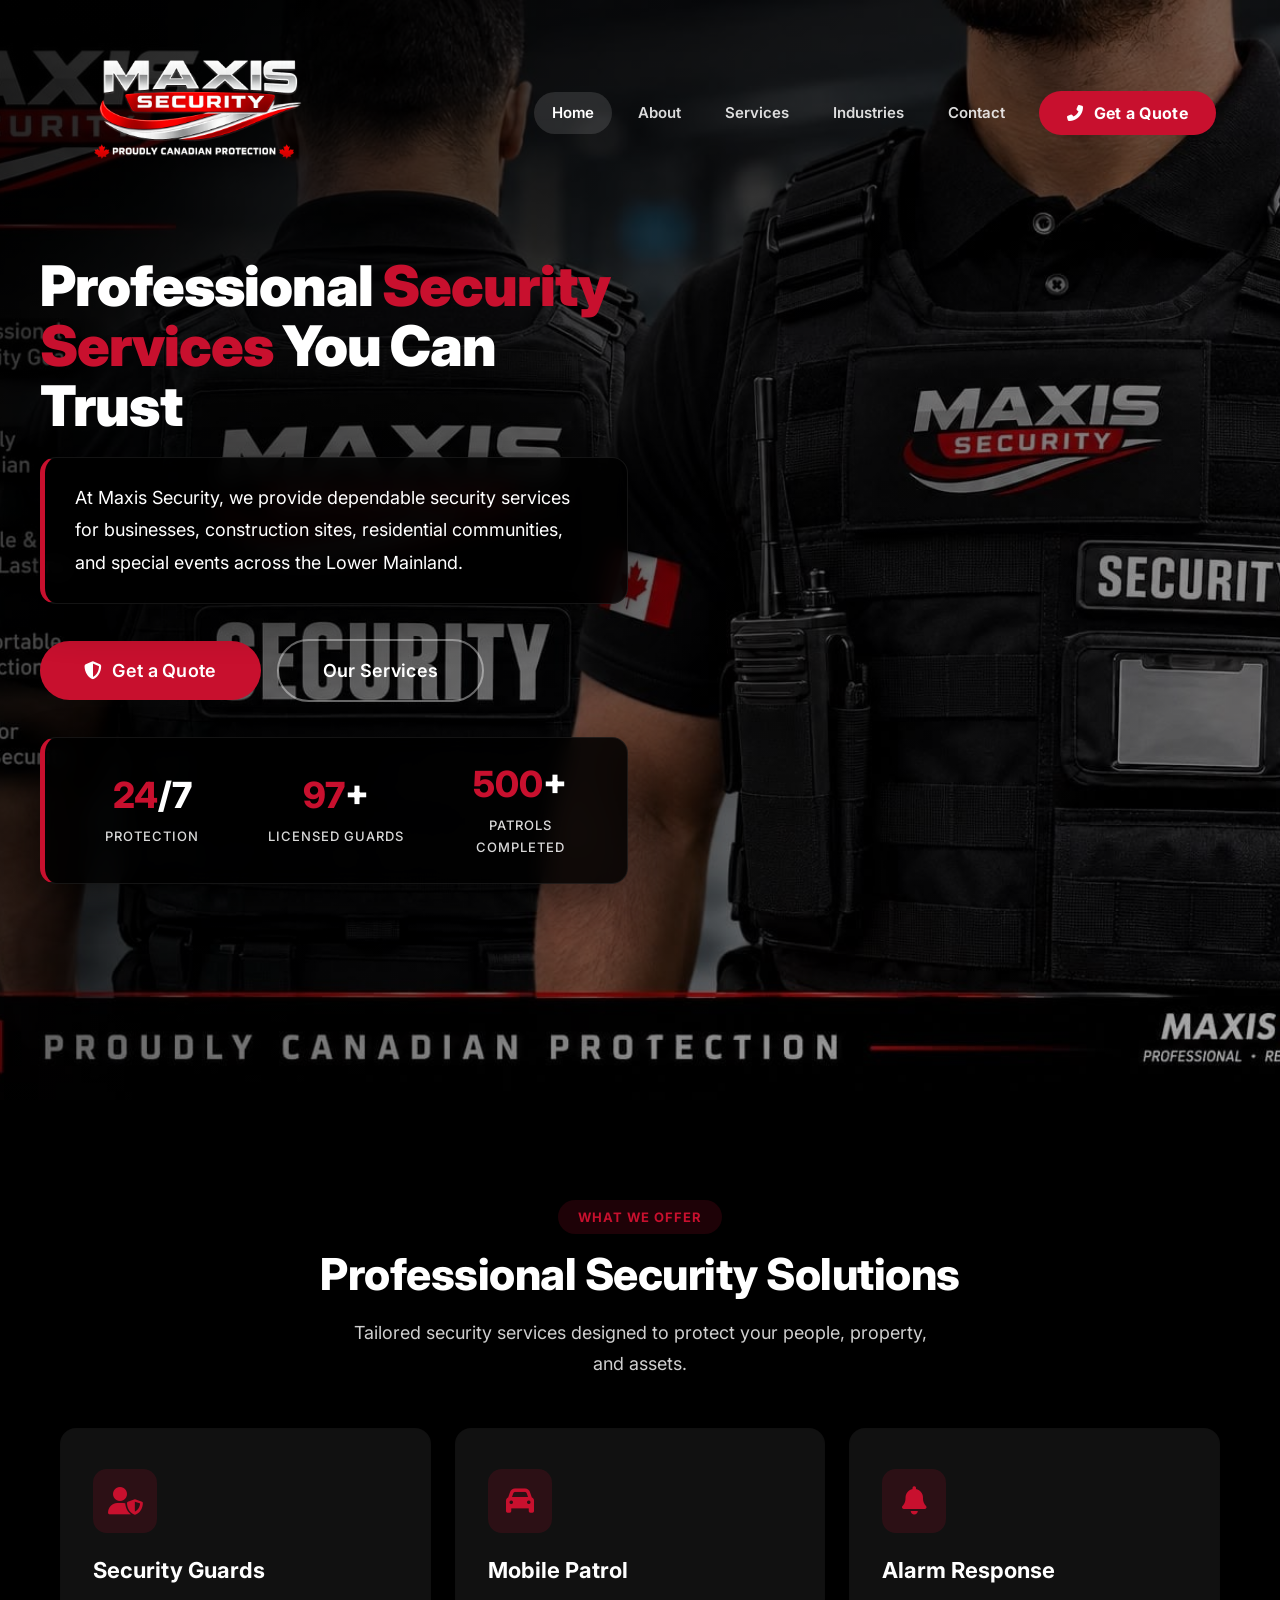
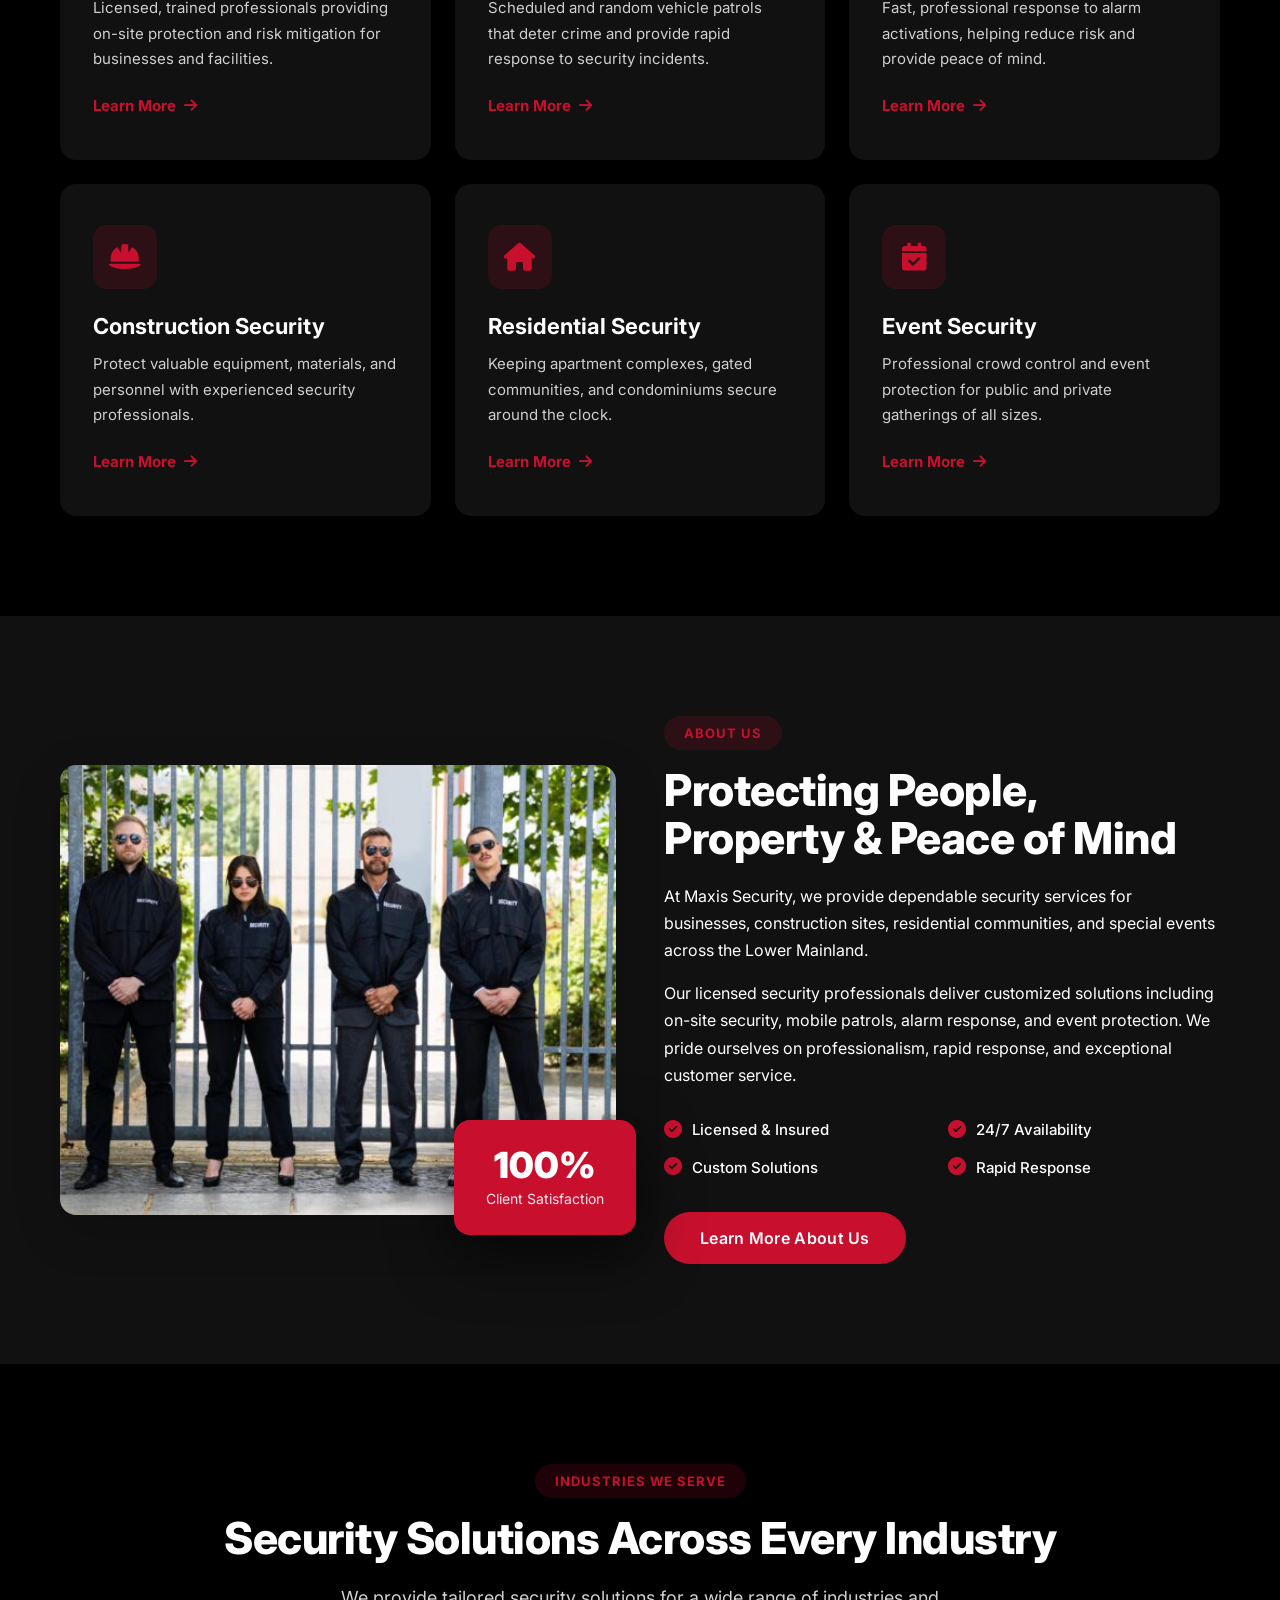
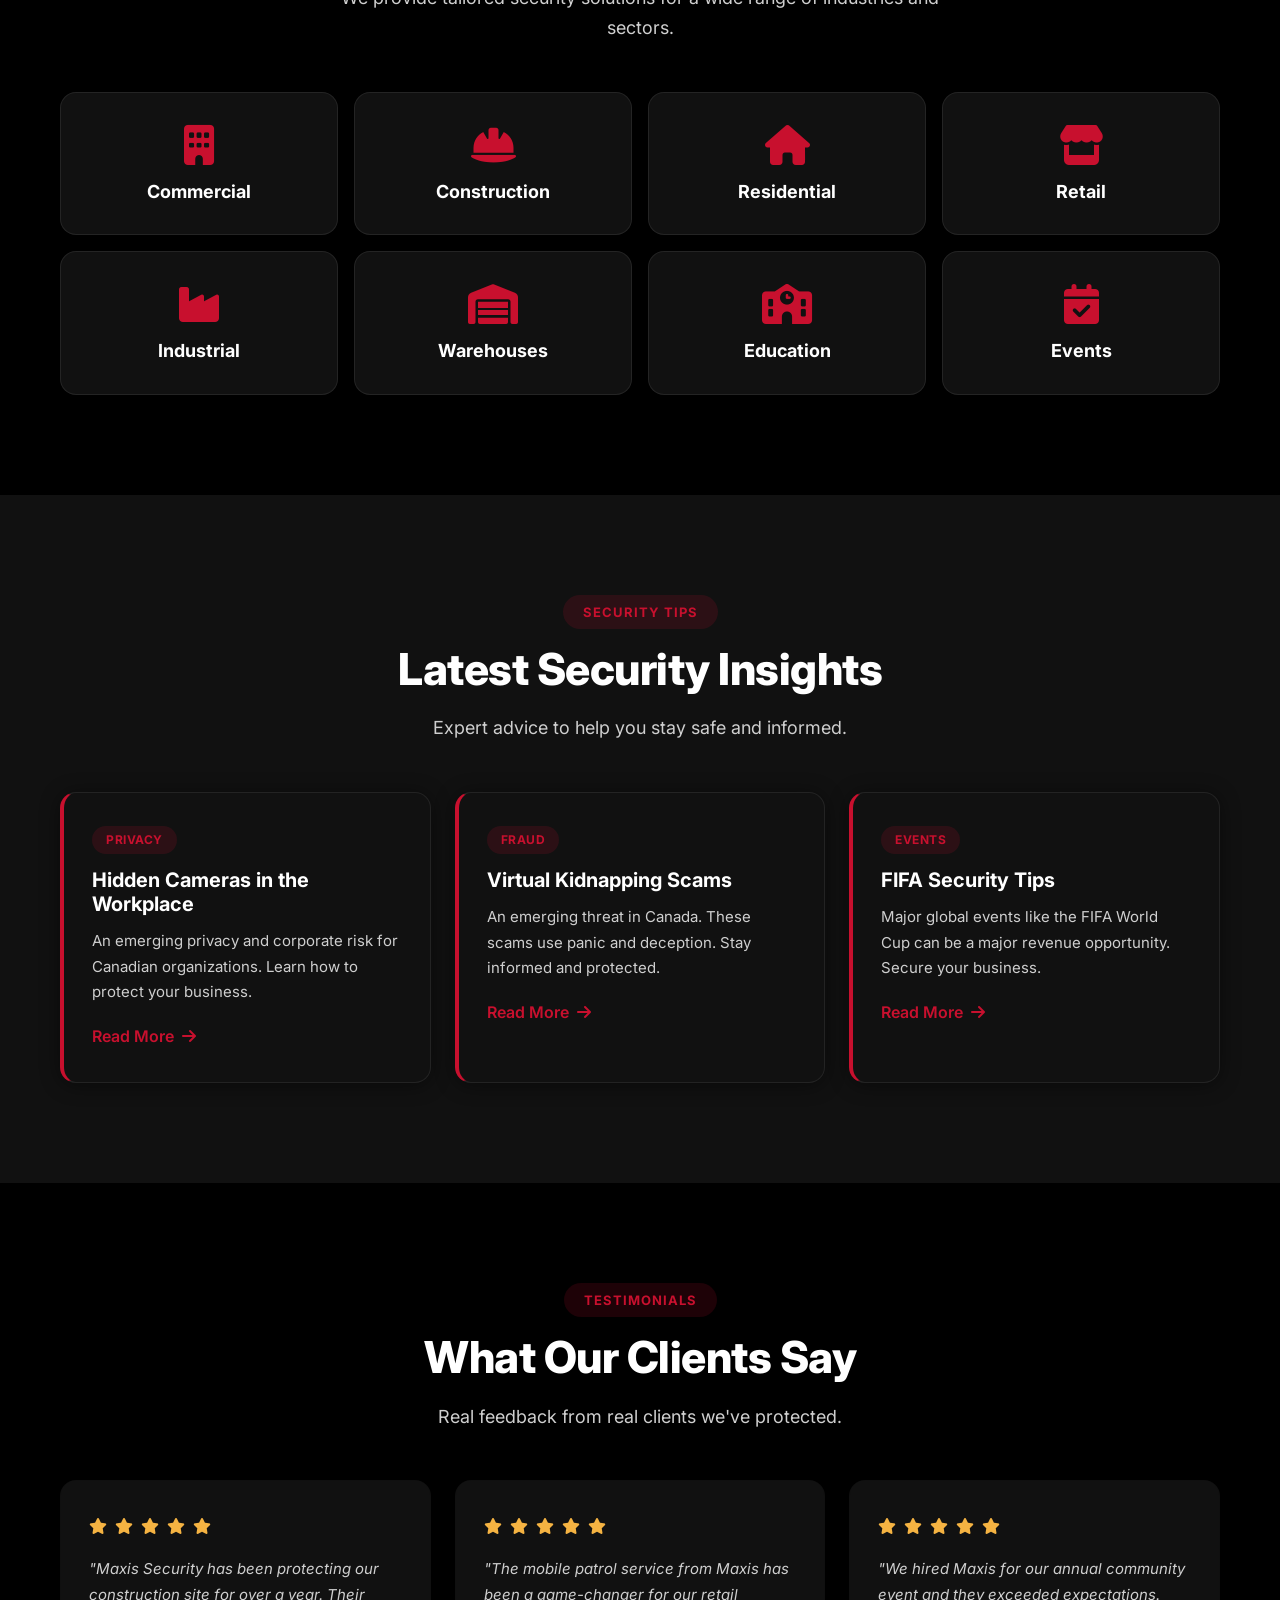
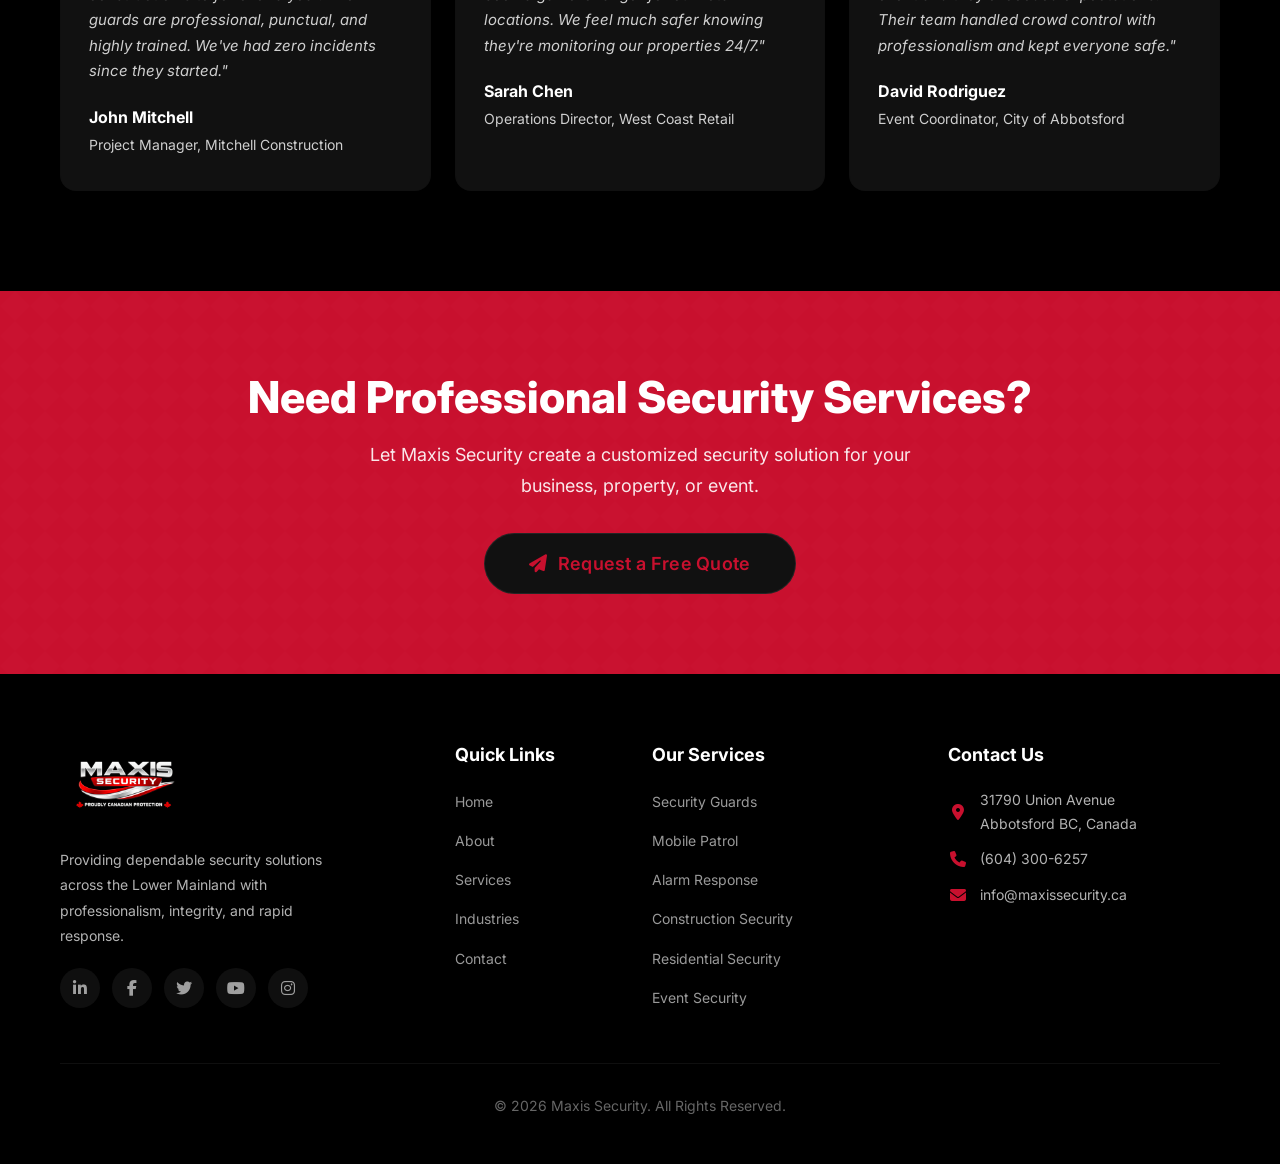
<file: index.html>
<!DOCTYPE html>
<html lang="en">

<head>
    <meta charset="UTF-8" />
    <meta name="viewport" content="width=device-width, initial-scale=1.0" />
    <title>Maxis Security | Professional Security Services</title>

    <!-- Bootstrap 5 -->
    <link href="https://cdn.jsdelivr.net/npm/bootstrap@5.3.0-alpha1/dist/css/bootstrap.min.css" rel="stylesheet" />
    <!-- Font Awesome 6 -->
    <link rel="stylesheet" href="https://cdnjs.cloudflare.com/ajax/libs/font-awesome/6.4.0/css/all.min.css" />
    <!-- Google Fonts -->
    <link href="https://fonts.googleapis.com/css2?family=Inter:wght@300;400;500;600;700;800;900&display=swap" rel="stylesheet" />
    <!-- Custom CSS -->
    <link rel="stylesheet" href="style.css" />
</head>

<body>

    <!-- ============================================================
    NAVIGATION
    ============================================================ -->
    <nav class="navbar navbar-expand-lg navbar-dark fixed-top" id="mainNav">
        <div class="container">
            <a class="navbar-brand" href="index.html">
                <img src="./Images/psss.png" alt="Maxis Security Logo" style="height: 180px; width: auto;" />
            </a>
            <button class="navbar-toggler" type="button" data-bs-toggle="collapse" data-bs-target="#navbarNav">
                <span class="navbar-toggler-icon"></span>
            </button>
            <div class="collapse navbar-collapse" id="navbarNav">
                <ul class="navbar-nav ms-auto align-items-lg-center">
                    <li class="nav-item"><a class="nav-link active" href="index.html">Home</a></li>
                    <li class="nav-item"><a class="nav-link" href="about.html">About</a></li>
                    <li class="nav-item"><a class="nav-link" href="services.html">Services</a></li>
                    <li class="nav-item"><a class="nav-link" href="industries.html">Industries</a></li>
                    <li class="nav-item"><a class="nav-link" href="contact.html">Contact</a></li>
                    <li class="nav-item">
                        <a class="btn btn-cta-nav" href="contact.html">
                            <i class="fas fa-phone-alt"></i> Get a Quote
                        </a>
                    </li>
                </ul>
            </div>
        </div>
    </nav>

    <!-- ============================================================
    HERO SECTION
    ============================================================ -->
    <!-- ============================================================
HERO SECTION - FULL BACKGROUND IMAGE
============================================================ -->
    <header class="hero" id="home">
        <!-- Background image that covers the entire hero -->
        <div class="hero-bg" style="background: url('./Images/mxh.jpg') center center / cover no-repeat;"></div>
        <div class="hero-overlay"></div>
        <div class="container hero-content">
            <div class="row align-items-center min-vh-100">
                <div class="col-lg-6 hero-text">
                    <!-- <div class="hero-badge">
                        <span class="dot"></span> Proudly Serving the Lower Mainland
                    </div> -->
                    <h1>Professional <span class="highlight">Security Services</span> You Can Trust</h1>
                    <div class="hero-description-card">
                        <p class="hero-description">
                            At Maxis Security, we provide dependable security services for businesses, construction sites, residential communities, and special events across the Lower Mainland.
                        </p>
                    </div>
                    <div class="hero-buttons">
                        <a href="contact.html" class="btn btn-primary btn-lg">
                            <i class="fas fa-shield-alt"></i> Get a Quote
                        </a>
                        <a href="services.html" class="btn btn-outline-light btn-lg">
                        Our Services
                    </a>
                    </div>
                    <div class="hero-stats-card">
                        <div class="hero-stats">
                            <div class="stat-item">
                                <h3><span class="stat-number" data-count="24">0</span>/7</h3>
                                <p>Protection</p>
                            </div>

                            <div class="stat-item">
                                <h3><span class="stat-number" data-count="100">0</span>+</h3>
                                <p>Licensed Guards</p>
                            </div>

                            <div class="stat-item">
                                <h3><span class="stat-number" data-count="500">0</span>+</h3>
                                <p>Patrols Completed</p>
                            </div>
                        </div>
                    </div>
                </div>

            </div>
        </div>
        </div>
    </header>
    <!-- ============================================================
    SERVICES OVERVIEW
    ============================================================ -->
    <section class="services-overview section-padding" id="services">
        <div class="container">
            <div class="text-center mb-5">
                <span class="section-badge">What We Offer</span>
                <h2 class="section-title">Professional Security Solutions</h2>
                <p class="section-subtitle mx-auto">
                    Tailored security services designed to protect your people, property, and assets.
                </p>
            </div>
            <div class="row g-4">
                <div class="col-lg-4 col-md-6">
                    <div class="service-card">
                        <div class="service-icon"><i class="fas fa-user-shield"></i></div>
                        <h4>Security Guards</h4>
                        <p>Licensed, trained professionals providing on-site protection and risk mitigation for businesses and facilities.</p>
                        <a href="services.html#guards" class="service-link">Learn More <i class="fas fa-arrow-right"></i></a>
                    </div>
                </div>
                <div class="col-lg-4 col-md-6">
                    <div class="service-card">
                        <div class="service-icon"><i class="fas fa-car"></i></div>
                        <h4>Mobile Patrol</h4>
                        <p>Scheduled and random vehicle patrols that deter crime and provide rapid response to security incidents.</p>
                        <a href="services.html#patrol" class="service-link">Learn More <i class="fas fa-arrow-right"></i></a>
                    </div>
                </div>
                <div class="col-lg-4 col-md-6">
                    <div class="service-card">
                        <div class="service-icon"><i class="fas fa-bell"></i></div>
                        <h4>Alarm Response</h4>
                        <p>Fast, professional response to alarm activations, helping reduce risk and provide peace of mind.</p>
                        <a href="services.html#alarm" class="service-link">Learn More <i class="fas fa-arrow-right"></i></a>
                    </div>
                </div>
                <div class="col-lg-4 col-md-6">
                    <div class="service-card">
                        <div class="service-icon"><i class="fas fa-hard-hat"></i></div>
                        <h4>Construction Security</h4>
                        <p>Protect valuable equipment, materials, and personnel with experienced security professionals.</p>
                        <a href="services.html#construction" class="service-link">Learn More <i class="fas fa-arrow-right"></i></a>
                    </div>
                </div>
                <div class="col-lg-4 col-md-6">
                    <div class="service-card">
                        <div class="service-icon"><i class="fas fa-home"></i></div>
                        <h4>Residential Security</h4>
                        <p>Keeping apartment complexes, gated communities, and condominiums secure around the clock.</p>
                        <a href="services.html#residential" class="service-link">Learn More <i class="fas fa-arrow-right"></i></a>
                    </div>
                </div>
                <div class="col-lg-4 col-md-6">
                    <div class="service-card">
                        <div class="service-icon"><i class="fas fa-calendar-check"></i></div>
                        <h4>Event Security</h4>
                        <p>Professional crowd control and event protection for public and private gatherings of all sizes.</p>
                        <a href="services.html#event" class="service-link">Learn More <i class="fas fa-arrow-right"></i></a>
                    </div>
                </div>
            </div>
        </div>
    </section>

    <!-- ============================================================
    ABOUT PREVIEW
    ============================================================ -->
    <section class="about-preview section-padding bg-light">
        <div class="container">
            <div class="row align-items-center g-5">
                <div class="col-lg-6">
                    <div class="about-image-wrapper">
                        <img src="./Images/pps.jpg" alt="Maxis Security Team" class="img-fluid rounded-4 shadow-lg" />
                        <div class="about-image-badge">
                            <h3>100%</h3>
                            <p>Client Satisfaction</p>
                        </div>
                    </div>
                </div>
                <div class="col-lg-6">
                    <span class="section-badge">About Us</span>
                    <h2 class="section-title">Protecting People, Property & Peace of Mind</h2>
                    <p>
                        At Maxis Security, we provide dependable security services for businesses, construction sites, residential communities, and special events across the Lower Mainland.
                    </p>
                    <p>
                        Our licensed security professionals deliver customized solutions including on-site security, mobile patrols, alarm response, and event protection. We pride ourselves on professionalism, rapid response, and exceptional customer service.
                    </p>
                    <ul class="about-features">
                        <li><i class="fas fa-check-circle"></i> Licensed & Insured</li>
                        <li><i class="fas fa-check-circle"></i> 24/7 Availability</li>
                        <li><i class="fas fa-check-circle"></i> Custom Solutions</li>
                        <li><i class="fas fa-check-circle"></i> Rapid Response</li>
                    </ul>
                    <a href="about.html" class="btn btn-primary">Learn More About Us</a>
                </div>
            </div>
        </div>
    </section>

    <!-- ============================================================
    INDUSTRIES WE SERVE
    ============================================================ -->
    <section class="industries section-padding" id="industries">
        <div class="container">
            <div class="text-center mb-5">
                <span class="section-badge">Industries We Serve</span>
                <h2 class="section-title">Security Solutions Across Every Industry</h2>
                <p class="section-subtitle mx-auto">
                    We provide tailored security solutions for a wide range of industries and sectors.
                </p>
            </div>
            <div class="row g-3">
                <div class="col-lg-3 col-md-4 col-6">
                    <a href="industries.html#commercial" class="industry-item">
                        <i class="fas fa-building"></i>
                        <h5>Commercial</h5>
                    </a>
                </div>
                <div class="col-lg-3 col-md-4 col-6">
                    <a href="industries.html#construction" class="industry-item">
                        <i class="fas fa-hard-hat"></i>
                        <h5>Construction</h5>
                    </a>
                </div>
                <div class="col-lg-3 col-md-4 col-6">
                    <a href="industries.html#residential" class="industry-item">
                        <i class="fas fa-home"></i>
                        <h5>Residential</h5>
                    </a>
                </div>
                <div class="col-lg-3 col-md-4 col-6">
                    <a href="industries.html#retail" class="industry-item">
                        <i class="fas fa-store"></i>
                        <h5>Retail</h5>
                    </a>
                </div>
                <div class="col-lg-3 col-md-4 col-6">
                    <a href="industries.html#industrial" class="industry-item">
                        <i class="fas fa-industry"></i>
                        <h5>Industrial</h5>
                    </a>
                </div>
                <div class="col-lg-3 col-md-4 col-6">
                    <a href="industries.html#warehouse" class="industry-item">
                        <i class="fas fa-warehouse"></i>
                        <h5>Warehouses</h5>
                    </a>
                </div>
                <div class="col-lg-3 col-md-4 col-6">
                    <a href="industries.html#education" class="industry-item">
                        <i class="fas fa-school"></i>
                        <h5>Education</h5>
                    </a>
                </div>
                <div class="col-lg-3 col-md-4 col-6">
                    <a href="industries.html#events" class="industry-item">
                        <i class="fas fa-calendar-check"></i>
                        <h5>Events</h5>
                    </a>
                </div>
            </div>
        </div>
    </section>

    <!-- ============================================================
    SECURITY TIPS / BLOG
    ============================================================ -->
    <section class="blog-preview section-padding bg-light">
        <div class="container">
            <div class="text-center mb-5">
                <span class="section-badge">Security Tips</span>
                <h2 class="section-title">Latest Security Insights</h2>
                <p class="section-subtitle mx-auto">Expert advice to help you stay safe and informed.</p>
            </div>
            <div class="row g-4">
                <div class="col-lg-4 col-md-6">
                    <div class="blog-card">
                        <span class="blog-tag">Privacy</span>
                        <h4>Hidden Cameras in the Workplace</h4>
                        <p>An emerging privacy and corporate risk for Canadian organizations. Learn how to protect your business.</p>
                        <a href="#" class="blog-link">Read More <i class="fas fa-arrow-right"></i></a>
                    </div>
                </div>
                <div class="col-lg-4 col-md-6">
                    <div class="blog-card">
                        <span class="blog-tag">Fraud</span>
                        <h4>Virtual Kidnapping Scams</h4>
                        <p>An emerging threat in Canada. These scams use panic and deception. Stay informed and protected.</p>
                        <a href="#" class="blog-link">Read More <i class="fas fa-arrow-right"></i></a>
                    </div>
                </div>
                <div class="col-lg-4 col-md-6">
                    <div class="blog-card">
                        <span class="blog-tag">Events</span>
                        <h4>FIFA Security Tips</h4>
                        <p>Major global events like the FIFA World Cup can be a major revenue opportunity. Secure your business.</p>
                        <a href="#" class="blog-link">Read More <i class="fas fa-arrow-right"></i></a>
                    </div>
                </div>
            </div>
        </div>
    </section>

    <!-- ============================================================
    TESTIMONIALS
    ============================================================ -->
    <section class="testimonials section-padding">
        <div class="container">
            <div class="text-center mb-5">
                <span class="section-badge">Testimonials</span>
                <h2 class="section-title">What Our Clients Say</h2>
                <p class="section-subtitle mx-auto">Real feedback from real clients we've protected.</p>
            </div>
            <div class="row g-4">
                <div class="col-lg-4 col-md-6">
                    <div class="testimonial-card">
                        <div class="stars">
                            <i class="fas fa-star"></i>
                            <i class="fas fa-star"></i>
                            <i class="fas fa-star"></i>
                            <i class="fas fa-star"></i>
                            <i class="fas fa-star"></i>
                        </div>
                        <p>"Maxis Security has been protecting our construction site for over a year. Their guards are professional, punctual, and highly trained. We've had zero incidents since they started."</p>
                        <div class="testimonial-author">
                            <strong>John Mitchell</strong>
                            <span>Project Manager, Mitchell Construction</span>
                        </div>
                    </div>
                </div>
                <div class="col-lg-4 col-md-6">
                    <div class="testimonial-card">
                        <div class="stars">
                            <i class="fas fa-star"></i>
                            <i class="fas fa-star"></i>
                            <i class="fas fa-star"></i>
                            <i class="fas fa-star"></i>
                            <i class="fas fa-star"></i>
                        </div>
                        <p>"The mobile patrol service from Maxis has been a game-changer for our retail locations. We feel much safer knowing they're monitoring our properties 24/7."</p>
                        <div class="testimonial-author">
                            <strong>Sarah Chen</strong>
                            <span>Operations Director, West Coast Retail</span>
                        </div>
                    </div>
                </div>
                <div class="col-lg-4 col-md-6">
                    <div class="testimonial-card">
                        <div class="stars">
                            <i class="fas fa-star"></i>
                            <i class="fas fa-star"></i>
                            <i class="fas fa-star"></i>
                            <i class="fas fa-star"></i>
                            <i class="fas fa-star"></i>
                        </div>
                        <p>"We hired Maxis for our annual community event and they exceeded expectations. Their team handled crowd control with professionalism and kept everyone safe."</p>
                        <div class="testimonial-author">
                            <strong>David Rodriguez</strong>
                            <span>Event Coordinator, City of Abbotsford</span>
                        </div>
                    </div>
                </div>
            </div>
        </div>
    </section>

    <!-- ============================================================
    CTA SECTION
    ============================================================ -->
    <section class="cta-section">
        <div class="container">
            <div class="cta-content text-center">
                <h2>Need Professional Security Services?</h2>
                <p>Let Maxis Security create a customized security solution for your business, property, or event.</p>
                <a href="contact.html" class="btn btn-light btn-lg">
                    <i class="fas fa-paper-plane"></i> Request a Free Quote
                </a>
            </div>
        </div>
    </section>

    <!-- ============================================================
    FOOTER
    ============================================================ -->
    <footer>
        <div class="container">
            <div class="row g-4">
                <div class="col-lg-4 col-md-6">
                    <div class="brand">
                        <img src="Images/psss.png" alt="Maxis Security Logo" style="height: 85px; width: auto;" />
                        <p>Providing dependable security solutions across the Lower Mainland with professionalism, integrity, and rapid response.</p>
                        <div class="social-links">
                            <a href="#"><i class="fab fa-linkedin-in"></i></a>
                            <a href="#"><i class="fab fa-facebook-f"></i></a>
                            <a href="#"><i class="fab fa-twitter"></i></a>
                            <a href="#"><i class="fab fa-youtube"></i></a>
                            <a href="#"><i class="fab fa-instagram"></i></a>

                        </div>
                    </div>
                </div>
                <div class="col-lg-2 col-md-6">
                    <h5>Quick Links</h5>
                    <ul>
                        <li><a href="index.html">Home</a></li>
                        <li><a href="about.html">About</a></li>
                        <li><a href="services.html">Services</a></li>
                        <li><a href="industries.html">Industries</a></li>
                        <li><a href="contact.html">Contact</a></li>
                    </ul>
                </div>
                <div class="col-lg-3 col-md-6">
                    <h5>Our Services</h5>
                    <ul>
                        <li><a href="services.html#guards">Security Guards</a></li>
                        <li><a href="services.html#patrol">Mobile Patrol</a></li>
                        <li><a href="services.html#alarm">Alarm Response</a></li>
                        <li><a href="services.html#construction">Construction Security</a></li>
                        <li><a href="services.html#residential">Residential Security</a></li>
                        <li><a href="services.html#event">Event Security</a></li>
                    </ul>
                </div>
                <div class="col-lg-3 col-md-6">
                    <h5>Contact Us</h5>
                    <div class="contact-info">
                        <p><i class="fas fa-location-dot"></i> 31790 Union Avenue<br /> Abbotsford BC, Canada</p>
                        <p><i class="fas fa-phone"></i> (604) 300-6257</p>
                        <p><i class="fas fa-envelope"></i> info@maxissecurity.ca</p>
                    </div>
                </div>
            </div>
            <div class="footer-bottom text-center">
                <p>&copy; 2026 Maxis Security. All Rights Reserved.</p>
            </div>
        </div>
    </footer>

    <!-- Back to Top Button -->
    <button class="back-to-top" id="backToTop"><i class="fas fa-arrow-up"></i></button>

    <!-- Bootstrap JS -->
    <script src="https://cdn.jsdelivr.net/npm/bootstrap@5.3.0-alpha1/dist/js/bootstrap.bundle.min.js">
    </script>
    <!-- Custom JS -->
    <script src="script.js"></script>
</body>

</html>
</file>
<file: style.css>
/* ============================================================
   MAXIS SECURITY - COMPLETE STYLESHEET
   Inspired by Paladin Security's professional design
   ============================================================ */


/* ---------- ROOT VARIABLES ---------- */

:root {
    --primary: #c8102e;
    --primary-dark: #a00c23;
    --primary-light: rgba(200, 16, 46, .15);
    --secondary: #111111;
    --dark: #000000;
    --light-bg: #111111;
    --white: #ffffff;
    --text-dark: #ffffff;
    --text-muted: #c7c7c7;
    --text-light: #9d9d9d;
    --shadow-sm: 0 2px 20px rgba(0, 0, 0, .45);
    --shadow-md: 0 10px 40px rgba(0, 0, 0, .55);
    --shadow-lg: 0 20px 60px rgba(0, 0, 0, .65);
    --transition: all .3s cubic-bezier(.25, .46, .45, .94);
    --radius: 16px;
    --font: 'Inter', sans-serif;
}


/* ---------- RESET & BASE ---------- */

* {
    margin: 0;
    padding: 0;
    box-sizing: border-box;
}

html {
    scroll-behavior: smooth;
}

body {
    font-family: var(--font);
    color: var(--text-dark);
    background: #000;
    overflow-x: hidden;
    line-height: 1.7;
    -webkit-font-smoothing: antialiased;
}

img {
    max-width: 100%;
    display: block;
}

a {
    text-decoration: none;
    transition: var(--transition);
}

ul {
    list-style: none;
    padding: 0;
    margin: 0;
}

.container {
    max-width: 1200px;
    padding: 0 20px;
}

.section-padding {
    padding: 100px 0;
}

h1,
h2,
h3,
h4,
h5,
h6 {
    color: var(--text-dark);
    font-weight: 800;
    line-height: 1.2;
}


/* ---------- BUTTONS ---------- */

.btn {
    border-radius: 50px;
    padding: 14px 36px;
    font-weight: 600;
    font-size: 16px;
    transition: var(--transition);
    letter-spacing: 0.3px;
    border: none;
    display: inline-flex;
    align-items: center;
    gap: 10px;
}

.btn-primary {
    background: var(--primary);
    color: var(--white);
}

.btn-primary:hover {
    background: var(--primary-dark);
    color: var(--white);
    transform: translateY(-3px);
    box-shadow: 0 12px 30px rgba(200, 16, 46, 0.35);
}

.btn-outline-light {
    border: 2px solid rgba(255, 255, 255, 0.4);
    color: var(--white);
    background: transparent;
}

.btn-outline-light:hover {
    background: #111;
    border: 1px solid rgba(255, 255, 255, .08);
    color: var(--text-dark);
    border-color: var(--white);
    transform: translateY(-3px);
}

.btn-lg {
    padding: 16px 44px;
    font-size: 18px;
}

.btn-light {
    background: #111;
    border: 1px solid rgba(255, 255, 255, .08);
    color: var(--primary);
}

.btn-light:hover {
    background: var(--secondary);
    color: var(--white);
    transform: translateY(-3px);
    box-shadow: 0 12px 30px rgba(0, 0, 0, 0.2);
}

.btn-danger {
    background: var(--primary);
    color: var(--white);
}

.btn-danger:hover {
    background: var(--primary-dark);
    color: var(--white);
    transform: translateY(-3px);
}


/* ---------- SECTION TITLES ---------- */

.section-badge {
    display: inline-block;
    background: var(--primary-light);
    color: var(--primary);
    padding: 6px 20px;
    border-radius: 50px;
    font-size: 13px;
    font-weight: 700;
    letter-spacing: 1px;
    text-transform: uppercase;
    margin-bottom: 16px;
}

.section-title {
    font-size: 44px;
    font-weight: 800;
    margin-bottom: 12px;
    letter-spacing: -0.5px;
}

.section-subtitle {
    color: #cfcfcf;
    font-size: 18px;
    max-width: 600px;
}

.bg-light {
    background: #111 !important;
}


/* ---------- NAVIGATION ---------- */

.navbar {
    padding: 18px 0;
    background: transparent;
    transition: var(--transition);
}

.navbar.scrolled {
    background: rgba(0, 0, 0, 0.92);
    backdrop-filter: blur(12px);
    -webkit-backdrop-filter: blur(12px);
    padding: 10px 0;
    box-shadow: 0 2px 30px rgba(0, 0, 0, 0.15);
}

.navbar-brand img {
    height: 60px;
    transition: var(--transition);
}

.navbar.scrolled .navbar-brand img {
    height: 50px;
}

.navbar-nav .nav-item {
    margin: 0 4px;
}

.navbar-nav .nav-link {
    color: rgba(255, 255, 255, 0.85) !important;
    font-weight: 600;
    font-size: 15px;
    padding: 8px 18px !important;
    border-radius: 50px;
    transition: var(--transition);
}

.navbar-nav .nav-link:hover {
    color: var(--white) !important;
    background: rgba(255, 255, 255, 0.08);
}

.navbar-nav .nav-link.active {
    color: var(--white) !important;
    background: rgba(255, 255, 255, 0.12);
}

.navbar-nav .btn-cta-nav {
    background: var(--primary);
    color: var(--white) !important;
    padding: 10px 28px !important;
    border-radius: 50px;
    font-weight: 700;
    margin-left: 8px;
}

.navbar-nav .btn-cta-nav:hover {
    background: var(--primary-dark);
    transform: translateY(-2px);
    box-shadow: 0 8px 25px rgba(200, 16, 46, 0.35);
}

.navbar-toggler {
    border: none;
    padding: 8px 12px;
    background: rgba(255, 255, 255, 0.1);
    border-radius: 8px;
}

.navbar-toggler:focus {
    box-shadow: none;
}

.navbar-toggler-icon {
    filter: brightness(0) invert(1);
}


/* Mobile Nav */

@media (max-width: 991px) {
    .navbar {
        background: rgba(0, 0, 0, 0.95);
        padding: 12px 0;
    }
    .navbar-collapse {
        padding: 20px 0 10px;
    }
    .navbar-nav .nav-item {
        margin: 4px 0;
    }
    .navbar-nav .nav-link {
        padding: 10px 20px !important;
        border-radius: 12px;
    }
    .navbar-nav .btn-cta-nav {
        margin-left: 0;
        text-align: center;
        margin-top: 8px;
        width: 100%;
        justify-content: center;
    }
}


/* ---------- HERO ---------- */

.hero {
    position: relative;
    min-height: 100vh;
    display: flex;
    align-items: center;
    background: var(--dark);
    overflow: hidden;
}

.hero-bg {
    position: absolute;
    inset: 0;
    background: url('images/hero-bg.jpg') center center / cover no-repeat;
    z-index: 0;
}

.hero-overlay {
    position: absolute;
    inset: 0;
    background: linear-gradient(135deg, rgba(0, 0, 0, 0.88) 0%, rgba(0, 0, 0, 0.5) 60%, rgba(0, 0, 0, 0.3) 100%);
    z-index: 1;
}

.hero-content {
    position: relative;
    z-index: 2;
    padding: 120px 0 80px;
}

.hero-badge {
    display: inline-flex;
    align-items: center;
    gap: 10px;
    background: rgba(200, 16, 46, 0.2);
    backdrop-filter: blur(10px);
    border: 1px solid rgba(200, 16, 46, 0.3);
    padding: 8px 24px;
    border-radius: 50px;
    color: var(--white);
    font-size: 14px;
    font-weight: 600;
    letter-spacing: 0.5px;
    margin-bottom: 28px;
}

.hero-badge .dot {
    width: 8px;
    height: 8px;
    background: var(--primary);
    border-radius: 50%;
    animation: pulse-dot 2s infinite;
}

@keyframes pulse-dot {
    0%,
    100% {
        opacity: 1;
        transform: scale(1);
    }
    50% {
        opacity: 0.5;
        transform: scale(0.8);
    }
}

.hero h1 {
    font-size: 68px;
    font-weight: 900;
    color: var(--white);
    line-height: 1.08;
    margin-bottom: 24px;
    letter-spacing: -2px;
}

.hero h1 .highlight {
    color: var(--primary);
}

.hero-description {
    font-size: 19px;
    color: rgba(255, 255, 255, 0.8);
    max-width: 560px;
    margin-bottom: 40px;
    line-height: 1.8;
}

.hero-buttons {
    display: flex;
    flex-wrap: wrap;
    gap: 16px;
    align-items: center;
}

.hero-stats {
    display: flex;
    gap: 50px;
    margin-top: 60px;
    padding-top: 40px;
    border-top: 1px solid rgba(255, 255, 255, 0.08);
}

.hero-stats .stat-item h3 {
    font-size: 32px;
    font-weight: 800;
    color: var(--white);
    margin-bottom: 2px;
}

.hero-stats .stat-item p {
    font-size: 14px;
    color: rgba(255, 255, 255, 0.6);
    font-weight: 500;
    text-transform: uppercase;
    letter-spacing: 0.5px;
    margin: 0;
}

.hero-stats .stat-number {
    color: var(--primary);
}

.hero-image-wrapper {
    position: relative;
    display: flex;
    justify-content: flex-end;
    align-items: center;
}

.hero-image {
    max-height: 600px;
    width: auto;
    border-radius: var(--radius);
    box-shadow: 0 30px 80px rgba(0, 0, 0, 0.5);
    object-fit: cover;
}

.hero-image-badge {
    position: absolute;
    bottom: 30px;
    left: -20px;
    background: #111;
    border: 1px solid rgba(255, 255, 255, .08);
    padding: 18px 28px;
    border-radius: var(--radius);
    box-shadow: var(--shadow-lg);
    display: flex;
    align-items: center;
    gap: 16px;
}

.hero-image-badge i {
    font-size: 28px;
    color: var(--primary);
}

.hero-image-badge .text {
    font-weight: 700;
    font-size: 14px;
    color: var(--text-dark);
}

.hero-image-badge .text small {
    display: block;
    font-weight: 400;
    color: #cfcfcf;
    font-size: 12px;
}


/* Hero Responsive */

@media (max-width: 991px) {
    .hero {
        min-height: auto;
    }
    .hero-content {
        padding: 140px 0 60px;
        text-align: center;
    }
    .hero h1 {
        font-size: 46px;
    }
    .hero-description {
        margin: 0 auto 36px;
        font-size: 17px;
    }
    .hero-buttons {
        justify-content: center;
    }
    .hero-stats {
        justify-content: center;
        gap: 30px;
        flex-wrap: wrap;
    }
    .hero-image-wrapper {
        justify-content: center;
        margin-top: 50px;
    }
    .hero-image {
        max-height: 400px;
    }
    .hero-image-badge {
        left: 10px;
        bottom: 10px;
        padding: 12px 20px;
    }
}

@media (max-width: 576px) {
    .hero h1 {
        font-size: 34px;
    }
    .hero-stats {
        gap: 20px;
    }
    .hero-stats .stat-item h3 {
        font-size: 26px;
    }
    .hero-image-badge {
        display: none;
    }
}


/* ---------- SERVICE CARDS ---------- */

.service-card {
    background: #111;
    border: 1px solid rgba(255, 255, 255, .08);
    padding: 40px 32px;
    border-radius: var(--radius);
    text-align: left;
    box-shadow: var(--shadow-sm);
    transition: var(--transition);
    height: 100%;
    border: 1px solid rgba(0, 0, 0, 0.04);
    position: relative;
    overflow: hidden;
}

.service-card::before {
    content: '';
    position: absolute;
    top: 0;
    left: 0;
    width: 100%;
    height: 4px;
    background: var(--primary);
    transform: scaleX(0);
    transform-origin: left;
    transition: var(--transition);
}

.service-card:hover::before {
    transform: scaleX(1);
}

.service-card:hover {
    transform: translateY(-8px);
    box-shadow: var(--shadow-md);
    border-color: transparent;
}

.service-icon {
    width: 64px;
    height: 64px;
    background: var(--primary-light);
    border-radius: 14px;
    display: flex;
    align-items: center;
    justify-content: center;
    font-size: 28px;
    color: var(--primary);
    margin-bottom: 24px;
    transition: var(--transition);
}

.service-card:hover .service-icon {
    background: var(--primary);
    color: var(--white);
    transform: scale(1.05);
}

.service-card h4 {
    font-size: 22px;
    font-weight: 700;
    margin-bottom: 12px;
}

.service-card p {
    color: #cfcfcf;
    font-size: 15px;
    margin-bottom: 20px;
    line-height: 1.7;
}

.service-link {
    font-weight: 700;
    color: var(--primary);
    font-size: 15px;
    display: inline-flex;
    align-items: center;
    gap: 8px;
}

.service-link i {
    transition: var(--transition);
}

.service-link:hover i {
    transform: translateX(6px);
}


/* ---------- ABOUT PREVIEW ---------- */

.about-image-wrapper {
    position: relative;
}

.about-image-wrapper img {
    width: 100%;
    height: 450px;
    object-fit: cover;
}

.about-image-badge {
    position: absolute;
    bottom: -20px;
    right: -20px;
    background: var(--primary);
    color: var(--white);
    padding: 24px 32px;
    border-radius: var(--radius);
    box-shadow: var(--shadow-lg);
    text-align: center;
}

.about-image-badge h3 {
    font-size: 36px;
    font-weight: 900;
    color: var(--white);
    margin: 0;
}

.about-image-badge p {
    font-size: 14px;
    opacity: 0.9;
    margin: 0;
}

.about-features {
    display: grid;
    grid-template-columns: 1fr 1fr;
    gap: 12px;
    margin: 28px 0 32px;
    padding: 0;
}

.about-features li {
    display: flex;
    align-items: center;
    gap: 10px;
    font-weight: 500;
    font-size: 15px;
}

.about-features li i {
    color: var(--primary);
    font-size: 18px;
}


/* ---------- INDUSTRIES ---------- */

.industry-item {
    display: block;
    background: #111;
    padding: 32px 24px;
    border-radius: var(--radius);
    text-align: center;
    transition: var(--transition);
    cursor: pointer;
    height: 100%;
    border: 1px solid rgba(255, 255, 255, .08);
    color: #fff;
}

.industry-item:hover {
    background: #1a1a1a;
    border: 1px solid rgba(255, 255, 255, .08);
    border-color: var(--primary);
    transform: translateY(-4px);
    box-shadow: var(--shadow-sm);
    color: #fff;
}

.industry-item i {
    font-size: 40px;
    color: var(--primary);
    margin-bottom: 16px;
}

.industry-item h5 {
    font-size: 18px;
    font-weight: 700;
    margin: 0;
    color: var(--text-dark);
}


/* ---------- BLOG CARDS ---------- */

.blog-card {
    background: #111;
    border: 1px solid rgba(255, 255, 255, .08);
    padding: 32px 28px;
    border-radius: var(--radius);
    box-shadow: var(--shadow-sm);
    transition: var(--transition);
    height: 100%;
    border-left: 4px solid var(--primary);
}

.blog-card:hover {
    transform: translateY(-6px);
    box-shadow: var(--shadow-md);
}

.blog-tag {
    display: inline-block;
    background: var(--primary-light);
    color: var(--primary);
    font-size: 12px;
    font-weight: 700;
    padding: 4px 14px;
    border-radius: 50px;
    text-transform: uppercase;
    letter-spacing: 0.5px;
    margin-bottom: 14px;
}

.blog-card h4 {
    font-size: 20px;
    font-weight: 700;
    margin-bottom: 12px;
}

.blog-card p {
    color: #cfcfcf;
    font-size: 15px;
    margin-bottom: 18px;
}

.blog-link {
    font-weight: 600;
    color: var(--primary);
    display: inline-flex;
    align-items: center;
    gap: 8px;
}

.blog-link i {
    transition: var(--transition);
}

.blog-link:hover i {
    transform: translateX(6px);
}


/* ---------- TESTIMONIALS ---------- */

.testimonial-card {
    background: #111;
    border: 1px solid rgba(255, 255, 255, .08);
    padding: 32px 28px;
    border-radius: var(--radius);
    box-shadow: var(--shadow-sm);
    transition: var(--transition);
    height: 100%;
    border: 1px solid rgba(0, 0, 0, 0.04);
}

.testimonial-card:hover {
    transform: translateY(-6px);
    box-shadow: var(--shadow-md);
}

.testimonial-card .stars {
    color: #f5b342;
    font-size: 16px;
    letter-spacing: 2px;
    margin-bottom: 16px;
}

.testimonial-card p {
    color: #cfcfcf;
    font-size: 15px;
    font-style: italic;
    margin-bottom: 20px;
}

.testimonial-author strong {
    display: block;
    font-weight: 700;
    color: var(--text-dark);
}

.testimonial-author span {
    font-size: 14px;
    color: #cfcfcf;
}


/* ---------- PAGE BANNER ---------- */

.page-banner {
    background: linear-gradient(135deg, rgba(0, 0, 0, 0.85) 0%, rgba(0, 0, 0, 0.6) 100%), url('images/page-banner.jpg') center center / cover no-repeat;
    padding: 180px 0 100px;
    text-align: center;
    margin-top: 0;
}

.page-banner .banner-content h1 {
    color: var(--text-dark);
    font-size: 56px;
    font-weight: 900;
    margin-bottom: 12px;
}

.page-banner .banner-content p {
    color: rgba(255, 255, 255, 0.8);
    font-size: 20px;
}

@media (max-width: 768px) {
    .page-banner {
        padding: 150px 0 70px;
    }
    .page-banner .banner-content h1 {
        font-size: 38px;
    }
}


/* ---------- SERVICE DETAIL PAGES ---------- */

.service-detail,
.industry-detail {
    scroll-margin-top: 100px;
}

.service-features {
    display: grid;
    grid-template-columns: 1fr 1fr;
    gap: 12px;
    margin: 28px 0 32px;
    padding: 0;
}

.service-features li {
    display: flex;
    align-items: center;
    gap: 10px;
    font-weight: 500;
    font-size: 15px;
}

.service-features li i {
    color: var(--primary);
    font-size: 18px;
}

@media (max-width: 768px) {
    .service-features {
        grid-template-columns: 1fr;
    }
}


/* ---------- VALUE CARDS ---------- */

.value-card {
    background: #111;
    border: 1px solid rgba(255, 255, 255, .08);
    padding: 36px 28px;
    border-radius: var(--radius);
    text-align: center;
    box-shadow: var(--shadow-sm);
    transition: var(--transition);
    height: 100%;
    border: 1px solid rgba(0, 0, 0, 0.04);
}

.value-card:hover {
    transform: translateY(-6px);
    box-shadow: var(--shadow-md);
    border-color: var(--primary);
}

.value-card i {
    font-size: 40px;
    color: var(--primary);
    margin-bottom: 18px;
}

.value-card h4 {
    font-size: 22px;
    font-weight: 700;
    margin-bottom: 12px;
}

.value-card p {
    color: #cfcfcf;
    font-size: 15px;
    margin: 0;
}


/* ---------- TEAM CARDS ---------- */

.team-card {
    background: #111;
    border: 1px solid rgba(255, 255, 255, .08);
    padding: 28px;
    border-radius: var(--radius);
    text-align: center;
    box-shadow: var(--shadow-sm);
    transition: var(--transition);
    height: 100%;
    border: 1px solid rgba(0, 0, 0, 0.04);
}

.team-card:hover {
    transform: translateY(-6px);
    box-shadow: var(--shadow-md);
}

.team-card img {
    width: 120px;
    height: 120px;
    border-radius: 50%;
    object-fit: cover;
    margin: 0 auto 18px;
    border: 4px solid var(--primary-light);
}

.team-card h4 {
    font-size: 20px;
    font-weight: 700;
    margin-bottom: 4px;
}

.team-card .role {
    display: block;
    color: var(--primary);
    font-weight: 600;
    font-size: 14px;
    margin-bottom: 12px;
}

.team-card p {
    color: #cfcfcf;
    font-size: 14px;
    margin: 0;
}


/* ---------- STAT BOX ---------- */

.stat-box {
    background: #111;
    border: 1px solid rgba(255, 255, 255, .08);
    padding: 24px;
    border-radius: var(--radius);
    text-align: center;
    box-shadow: var(--shadow-sm);
    border: 1px solid rgba(0, 0, 0, 0.04);
}

.stat-box h3 {
    font-size: 32px;
    font-weight: 900;
    color: var(--primary);
    margin: 0;
}

.stat-box p {
    margin: 0;
    color: #cfcfcf;
    font-weight: 500;
}


/* ---------- CONTACT FORM ---------- */

.contact-form .form-control,
.contact-form .form-select {
    border-radius: 12px;
    min-height: 50px;
    padding: 10px 16px;
    transition: var(--transition);
    font-size: 15px;
    background: #111;
    color: #fff;
    border: 2px solid #333;
}

.contact-form .form-control::placeholder {
    color: #9a9a9a;
}

.contact-form .form-control:focus,
.contact-form .form-select:focus {
    border-color: var(--primary);
    box-shadow: 0 0 0 4px rgba(200, 16, 46, 0.1);
}

.contact-form textarea.form-control {
    min-height: 150px;
}

.contact-form label {
    font-weight: 600;
    font-size: 14px;
    color: #fff;
    margin-bottom: 6px;
}

.contact-info-card {
    background: #111;
    border: 1px solid rgba(255, 255, 255, .08);
    padding: 36px;
    border-radius: var(--radius);
    box-shadow: var(--shadow-sm);
    border: 1px solid rgba(0, 0, 0, 0.04);
}

.contact-info-card h4 {
    font-size: 22px;
    margin-bottom: 24px;
}

.contact-item {
    display: flex;
    gap: 16px;
    margin-bottom: 20px;
}

.contact-item i {
    width: 44px;
    height: 44px;
    background: var(--primary-light);
    border-radius: 50%;
    display: flex;
    align-items: center;
    justify-content: center;
    color: var(--primary);
    font-size: 18px;
    flex-shrink: 0;
}

.contact-item strong {
    display: block;
    font-size: 14px;
    color: var(--text-dark);
}

.contact-item p {
    margin: 0;
    color: #cfcfcf;
    font-size: 15px;
}

.emergency-contact {
    background: var(--secondary);
    padding: 28px;
    border-radius: var(--radius);
    margin-top: 24px;
    text-align: center;
    color: var(--white);
}

.emergency-contact h4 {
    color: var(--white);
    font-size: 20px;
    margin-bottom: 8px;
}

.emergency-contact h4 i {
    color: var(--primary);
    margin-right: 8px;
}

.emergency-contact p {
    color: rgba(255, 255, 255, 0.7);
    margin-bottom: 16px;
}


/* ---------- SOCIAL LINKS ---------- */

.social-links {
    display: flex;
    gap: 12px;
    margin-top: 20px;
}

.social-links a {
    width: 40px;
    height: 40px;
    background: rgba(255, 255, 255, 0.06);
    border-radius: 50%;
    display: flex;
    align-items: center;
    justify-content: center;
    color: rgba(255, 255, 255, 0.6);
    transition: var(--transition);
}

.social-links a:hover {
    background: var(--primary);
    color: var(--white);
    transform: translateY(-3px);
}


/* ---------- CTA SECTION ---------- */

.cta-section {
    background: var(--primary);
    padding: 80px 0;
    position: relative;
    overflow: hidden;
}

.cta-section::before {
    content: '';
    position: absolute;
    inset: 0;
    background: url('[data-uri]');
    background-size: 30px 30px;
    opacity: 0.3;
}

.cta-content {
    position: relative;
    z-index: 1;
}

.cta-content h2 {
    font-size: 44px;
    font-weight: 800;
    color: var(--white);
    margin-bottom: 16px;
}

.cta-content p {
    font-size: 18px;
    color: rgba(255, 255, 255, 0.9);
    max-width: 600px;
    margin: 0 auto 32px;
}

@media (max-width: 768px) {
    .cta-content h2 {
        font-size: 32px;
    }
}


/* ---------- FOOTER ---------- */

footer {
    background: var(--dark);
    color: rgba(255, 255, 255, 0.7);
    padding: 70px 0 30px;
}

footer .brand img {
    height: 50px;
    margin-bottom: 18px;
}

footer .brand p {
    font-size: 14px;
    line-height: 1.8;
    max-width: 300px;
}

footer h5 {
    color: var(--white);
    font-size: 18px;
    font-weight: 700;
    margin-bottom: 22px;
}

footer ul li {
    margin-bottom: 12px;
}

footer ul li a {
    color: rgba(255, 255, 255, 0.6);
    font-size: 14px;
    transition: var(--transition);
}

footer ul li a:hover {
    color: var(--primary);
    padding-left: 6px;
}

footer .contact-info p {
    display: flex;
    align-items: center;
    gap: 12px;
    font-size: 14px;
    margin-bottom: 12px;
}

footer .contact-info i {
    color: var(--primary);
    font-size: 16px;
    width: 20px;
    text-align: center;
}

footer .footer-bottom {
    border-top: 1px solid rgba(255, 255, 255, 0.06);
    padding-top: 30px;
    margin-top: 40px;
    font-size: 14px;
    color: rgba(255, 255, 255, 0.4);
}

@media (max-width: 768px) {
    footer {
        text-align: center;
    }
    footer .brand p {
        max-width: 100%;
        margin: 0 auto 30px;
    }
    footer .contact-info p {
        justify-content: center;
    }
    .social-links {
        justify-content: center;
    }
}


/* ---------- BACK TO TOP ---------- */

.back-to-top {
    position: fixed;
    bottom: 30px;
    right: 30px;
    width: 50px;
    height: 50px;
    border-radius: 50%;
    background: var(--primary);
    color: var(--white);
    border: none;
    font-size: 20px;
    cursor: pointer;
    opacity: 0;
    visibility: hidden;
    transition: var(--transition);
    z-index: 999;
    box-shadow: 0 8px 25px rgba(200, 16, 46, 0.3);
}

.back-to-top.show {
    opacity: 1;
    visibility: visible;
}

.back-to-top:hover {
    background: var(--primary-dark);
    transform: translateY(-4px);
}


/* ---------- MAP ---------- */

.map-wrapper {
    border-radius: var(--radius);
    overflow: hidden;
    box-shadow: var(--shadow-sm);
}


/* ---------- SCROLLBAR ---------- */

::-webkit-scrollbar {
    width: 10px;
}

::-webkit-scrollbar-track {
    background: var(--light-bg);
}

::-webkit-scrollbar-thumb {
    background: var(--primary);
    border-radius: 10px;
}

::-webkit-scrollbar-thumb:hover {
    background: var(--primary-dark);
}


/* ---------- RESPONSIVE UTILITIES ---------- */

@media (max-width: 576px) {
    .section-padding {
        padding: 60px 0;
    }
    .section-title {
        font-size: 32px;
    }
    .btn-lg {
        padding: 14px 32px;
        font-size: 16px;
    }
    .hero-buttons .btn {
        width: 100%;
        justify-content: center;
    }
    .contact-item {
        flex-direction: column;
        align-items: center;
        text-align: center;
    }
    .contact-item i {
        margin-bottom: 8px;
    }
}


/* ============================================================
MOBILE RESPONSIVE FIXES
============================================================ */


/* Hero Text on Mobile */

@media (max-width: 991px) {
    .hero {
        min-height: auto;
        padding: 120px 0 60px;
    }
    .hero-content {
        padding: 140px 0 60px;
        text-align: center;
    }
    .hero h1 {
        font-size: 38px;
        line-height: 1.2;
    }
    .hero-description {
        font-size: 16px;
        margin: 0 auto 30px;
        padding: 0 15px;
    }
    .hero-buttons {
        flex-direction: column;
        align-items: center;
        gap: 12px;
    }
    .hero-buttons .btn {
        width: 100%;
        max-width: 300px;
        justify-content: center;
    }
    .hero-stats {
        flex-wrap: wrap;
        justify-content: center;
        gap: 20px;
        margin-top: 40px;
        padding-top: 30px;
    }
    .hero-stats .stat-item {
        flex: 0 0 calc(50% - 20px);
        text-align: center;
    }
    .hero-stats .stat-item h3 {
        font-size: 28px;
    }
    .hero-stats .stat-item p {
        font-size: 13px;
    }
    .hero-badge {
        font-size: 12px;
        padding: 6px 16px;
        margin: 0 auto 20px;
    }
    .hero-image-badge {
        position: relative !important;
        left: auto !important;
        bottom: auto !important;
        margin: 30px auto 0;
        padding: 14px 20px;
        display: inline-flex;
    }
    .hero-image-badge i {
        font-size: 22px;
    }
    .hero-image-badge .text {
        font-size: 13px;
    }
}


/* Small phones */

@media (max-width: 576px) {
    .hero h1 {
        font-size: 30px;
    }
    .hero-content {
        padding: 120px 0 40px;
    }
    .hero-description {
        font-size: 15px;
        padding: 0 10px;
    }
    .hero-stats .stat-item {
        flex: 0 0 calc(50% - 15px);
    }
    .hero-stats .stat-item h3 {
        font-size: 24px;
    }
    .hero-buttons .btn {
        font-size: 15px;
        padding: 12px 24px;
        max-width: 250px;
    }
    .hero-badge {
        font-size: 11px;
        padding: 5px 12px;
    }
    .hero-badge .dot {
        width: 6px;
        height: 6px;
    }
}


/* Extra small phones */

@media (max-width: 400px) {
    .hero h1 {
        font-size: 26px;
    }
    .hero-stats .stat-item {
        flex: 0 0 100%;
    }
    .hero-stats .stat-item h3 {
        font-size: 22px;
    }
}


/* ============================================================
BANNER TAGLINE
============================================================ */

.banner-tagline {
    display: inline-block;
    background: rgba(200, 16, 46, 0.15);
    color: var(--primary);
    padding: 6px 24px;
    border-radius: 50px;
    font-size: 13px;
    font-weight: 700;
    letter-spacing: 2px;
    text-transform: uppercase;
    margin-bottom: 16px;
    border: 1px solid rgba(200, 16, 46, 0.2);
}


/* ============================================================
STORY TAGLINE
============================================================ */

.story-tagline .section-badge {
    background: rgba(200, 16, 46, 0.08);
    color: var(--primary);
    padding: 8px 28px;
    border-radius: 50px;
    font-size: 13px;
    font-weight: 700;
    letter-spacing: 1.5px;
    text-transform: uppercase;
    display: inline-block;
}


/* ============================================================
SECTION TITLE - MULTI-LINE
============================================================ */

.section-title {
    font-size: 44px;
    font-weight: 800;
    margin-bottom: 20px;
    letter-spacing: -0.5px;
    line-height: 1.1;
}


/* ============================================================
RESPONSIVE
============================================================ */

@media (max-width: 768px) {
    .section-title {
        font-size: 32px;
    }
    .banner-tagline {
        font-size: 11px;
        padding: 4px 16px;
    }
    .story-tagline .section-badge {
        font-size: 11px;
        padding: 6px 16px;
    }
}

@media (max-width: 576px) {
    .section-title {
        font-size: 28px;
    }
}


/* ============================================================
HERO - BRAND TAGLINE STYLES
============================================================ */


/* MAXIS SECURITY Brand Text */

.hero-brand-tagline {
    margin-bottom: 10px;
}

.hero-brand-tagline .brand-line {
    display: block;
    font-size: 52px;
    font-weight: 900;
    color: #c8102e;
    letter-spacing: 6px;
    line-height: 1;
    text-transform: uppercase;
}

.hero-brand-tagline .brand-line-security {
    display: block;
    font-size: 22px;
    font-weight: 700;
    color: #ffffff;
    letter-spacing: 8px;
    text-transform: uppercase;
    margin-top: 2px;
}


/* PROTECTING CANADIAN PROPERTY Tagline */

.hero-protection-tagline {
    display: inline-block;
    background: rgba(200, 16, 46, 0.15);
    border: 1px solid rgba(200, 16, 46, 0.3);
    color: #ffffff;
    padding: 6px 24px;
    border-radius: 50px;
    font-size: 13px;
    font-weight: 600;
    letter-spacing: 2px;
    text-transform: uppercase;
    margin-bottom: 20px;
}


/* Hero Heading */

.hero h1 {
    font-size: 56px;
    font-weight: 900;
    color: var(--white);
    line-height: 1.08;
    margin-bottom: 20px;
    letter-spacing: -1px;
}

.hero h1 .highlight {
    color: var(--primary);
}


/* Hero Description */

.hero-description {
    font-size: 18px;
    color: rgba(255, 255, 255, 0.85);
    max-width: 650px;
    margin-bottom: 35px;
    line-height: 1.8;
}


/* ============================================================
RESPONSIVE - MOBILE
============================================================ */

@media (max-width: 991px) {
    .hero-brand-tagline .brand-line {
        font-size: 40px;
        letter-spacing: 4px;
    }
    .hero-brand-tagline .brand-line-security {
        font-size: 18px;
        letter-spacing: 6px;
    }
    .hero h1 {
        font-size: 38px;
    }
    .hero-description {
        font-size: 16px;
        padding: 0 15px;
    }
    .hero-protection-tagline {
        font-size: 11px;
        padding: 4px 16px;
        letter-spacing: 1.5px;
    }
}

@media (max-width: 576px) {
    .hero-brand-tagline .brand-line {
        font-size: 32px;
        letter-spacing: 3px;
    }
    .hero-brand-tagline .brand-line-security {
        font-size: 15px;
        letter-spacing: 5px;
    }
    .hero h1 {
        font-size: 30px;
        letter-spacing: 0px;
    }
    .hero-description {
        font-size: 15px;
        padding: 0 10px;
    }
    .hero-protection-tagline {
        font-size: 10px;
        padding: 4px 12px;
        letter-spacing: 1px;
    }
    .hero-buttons .btn {
        font-size: 14px;
        padding: 12px 20px;
        width: 100%;
        max-width: 250px;
        justify-content: center;
    }
}


/* ============================================================
GLOBAL MOBILE FIXES - PREVENT TEXT CUTOFF
============================================================ */


/* Fix for all text on mobile */

@media (max-width: 576px) {
    /* General text fixes */
    body {
        overflow-x: hidden;
    }
    .container {
        padding-left: 15px;
        padding-right: 15px;
        overflow: hidden;
    }
    /* Fix for all headings */
    h1,
    h2,
    h3,
    h4,
    h5,
    h6 {
        word-wrap: break-word;
        overflow-wrap: break-word;
        hyphens: auto;
        color: #fff;
    }
    /* Fix for all paragraphs */
    p {
        word-wrap: break-word;
        overflow-wrap: break-word;
    }
    /* Fix for all section titles */
    .section-title {
        font-size: 28px !important;
        word-wrap: break-word;
        overflow-wrap: break-word;
    }
    /* Fix for all badges */
    .section-badge {
        font-size: 10px !important;
        padding: 4px 12px !important;
        white-space: normal !important;
        word-wrap: break-word !important;
        display: inline-block !important;
        max-width: 100% !important;
    }
    /* Fix for page banner */
    .page-banner .banner-content h1 {
        font-size: 28px !important;
        word-wrap: break-word;
        overflow-wrap: break-word;
        padding: 0 5px;
    }
    .page-banner .banner-content p {
        font-size: 14px !important;
        padding: 0 10px;
        word-wrap: break-word;
        overflow-wrap: break-word;
    }
    /* Fix for hero section */
    .hero h1 {
        font-size: 28px !important;
        word-wrap: break-word;
        overflow-wrap: break-word;
        padding: 0 5px;
    }
    .hero-description {
        font-size: 14px !important;
        padding: 0 10px !important;
        word-wrap: break-word;
        overflow-wrap: break-word;
    }
    .hero-badge {
        font-size: 10px !important;
        padding: 4px 12px !important;
        white-space: normal !important;
        word-wrap: break-word !important;
    }
    /* Fix for hero brand tagline */
    .hero-brand-tagline .brand-line {
        font-size: 28px !important;
        letter-spacing: 2px !important;
    }
    .hero-brand-tagline .brand-line-security {
        font-size: 14px !important;
        letter-spacing: 3px !important;
    }
    .hero-protection-tagline {
        font-size: 9px !important;
        padding: 3px 10px !important;
        letter-spacing: 1px !important;
        white-space: normal !important;
        word-wrap: break-word !important;
    }
    /* Fix for stats */
    .hero-stats .stat-item h3 {
        font-size: 22px !important;
    }
    .hero-stats .stat-item p {
        font-size: 11px !important;
    }
    /* Fix for buttons */
    .hero-buttons .btn {
        font-size: 14px !important;
        padding: 10px 18px !important;
        width: 100% !important;
        max-width: 100% !important;
        justify-content: center !important;
        text-align: center !important;
    }
    .hero-buttons {
        flex-direction: column !important;
        align-items: center !important;
        width: 100% !important;
    }
    /* Fix for badge */
    .hero-image-badge {
        padding: 10px 16px !important;
        font-size: 12px !important;
    }
    .hero-image-badge .text {
        font-size: 12px !important;
    }
    .hero-image-badge .text small {
        font-size: 10px !important;
    }
    /* Fix for story tagline */
    .story-tagline .section-badge {
        font-size: 9px !important;
        padding: 4px 10px !important;
        white-space: normal !important;
        word-wrap: break-word !important;
        display: block !important;
        max-width: 100% !important;
    }
    /* Fix for features list */
    .about-features {
        grid-template-columns: 1fr !important;
    }
    .about-features li {
        font-size: 14px !important;
    }
    /* Fix for service features */
    .service-features {
        grid-template-columns: 1fr !important;
    }
    .service-features li {
        font-size: 14px !important;
    }
    /* Fix for contact form */
    .contact-form .form-control,
    .contact-form .form-select {
        font-size: 14px !important;
        min-height: 44px !important;
    }
    .contact-info-card {
        padding: 20px !important;
    }
    .contact-item {
        flex-direction: column !important;
        align-items: center !important;
        text-align: center !important;
    }
    /* Fix for footer */
    footer .brand p {
        font-size: 13px !important;
        padding: 0 10px !important;
    }
    footer h5 {
        font-size: 16px !important;
    }
    footer ul li a {
        font-size: 13px !important;
    }
    footer .contact-info p {
        font-size: 13px !important;
        justify-content: center !important;
        flex-wrap: wrap !important;
    }
}


/* Extra small phones */

@media (max-width: 400px) {
    .section-title {
        font-size: 24px !important;
    }
    .hero h1 {
        font-size: 24px !important;
    }
    .page-banner .banner-content h1 {
        font-size: 24px !important;
    }
    .hero-brand-tagline .brand-line {
        font-size: 24px !important;
    }
    .hero-brand-tagline .brand-line-security {
        font-size: 12px !important;
        letter-spacing: 2px !important;
    }
}

.hero-description-card {
    display: inline-block;
    max-width: 650px;
    background: rgba(0, 0, 0, 0.85);
    border: 1px solid rgba(255, 255, 255, 0.08);
    border-left: 5px solid #c8102e;
    border-radius: 16px;
    padding: 24px 30px;
    margin-bottom: 35px;
    box-shadow: 0 15px 40px rgba(0, 0, 0, .45);
    backdrop-filter: blur(10px);
    -webkit-backdrop-filter: blur(10px);
}

.hero-description-card .hero-description {
    margin: 0;
    color: #ffffff;
    font-size: 18px;
    line-height: 1.8;
}

@media (max-width:768px) {
    .hero-description-card {
        padding: 20px;
        width: 100%;
    }
    .hero-description-card .hero-description {
        font-size: 16px;
    }
}

.hero-stats-card {
    display: inline-block;
    width: 100%;
    max-width: 700px;
    margin-top: 35px;
    background: rgba(0, 0, 0, 0.85);
    border: 1px solid rgba(255, 255, 255, .08);
    border-left: 5px solid #c8102e;
    border-radius: 16px;
    padding: 25px 30px;
    box-shadow: 0 15px 40px rgba(0, 0, 0, .45);
    backdrop-filter: blur(10px);
    -webkit-backdrop-filter: blur(10px);
}

.hero-stats {
    display: flex;
    justify-content: space-between;
    align-items: center;
    gap: 30px;
    margin: 0;
    padding: 0;
    border-top: none;
}

.hero-stats .stat-item {
    flex: 1;
    text-align: center;
}

.hero-stats .stat-item h3 {
    color: #fff;
    font-size: 36px;
    font-weight: 800;
    margin-bottom: 8px;
}

.hero-stats .stat-number {
    color: #c8102e;
}

.hero-stats .stat-item p {
    color: #ffffff;
    opacity: .85;
    text-transform: uppercase;
    letter-spacing: 1px;
    font-size: 13px;
    margin: 0;
}

@media (max-width:768px) {
    .hero-stats-card {
        padding: 20px;
    }
    .hero-stats {
        flex-direction: column;
        gap: 20px;
    }
    .hero-stats .stat-item {
        width: 100%;
        padding-bottom: 15px;
        border-bottom: 1px solid rgba(255, 255, 255, .08);
    }
    .hero-stats .stat-item:last-child {
        border-bottom: none;
        padding-bottom: 0;
    }
}
</file>
